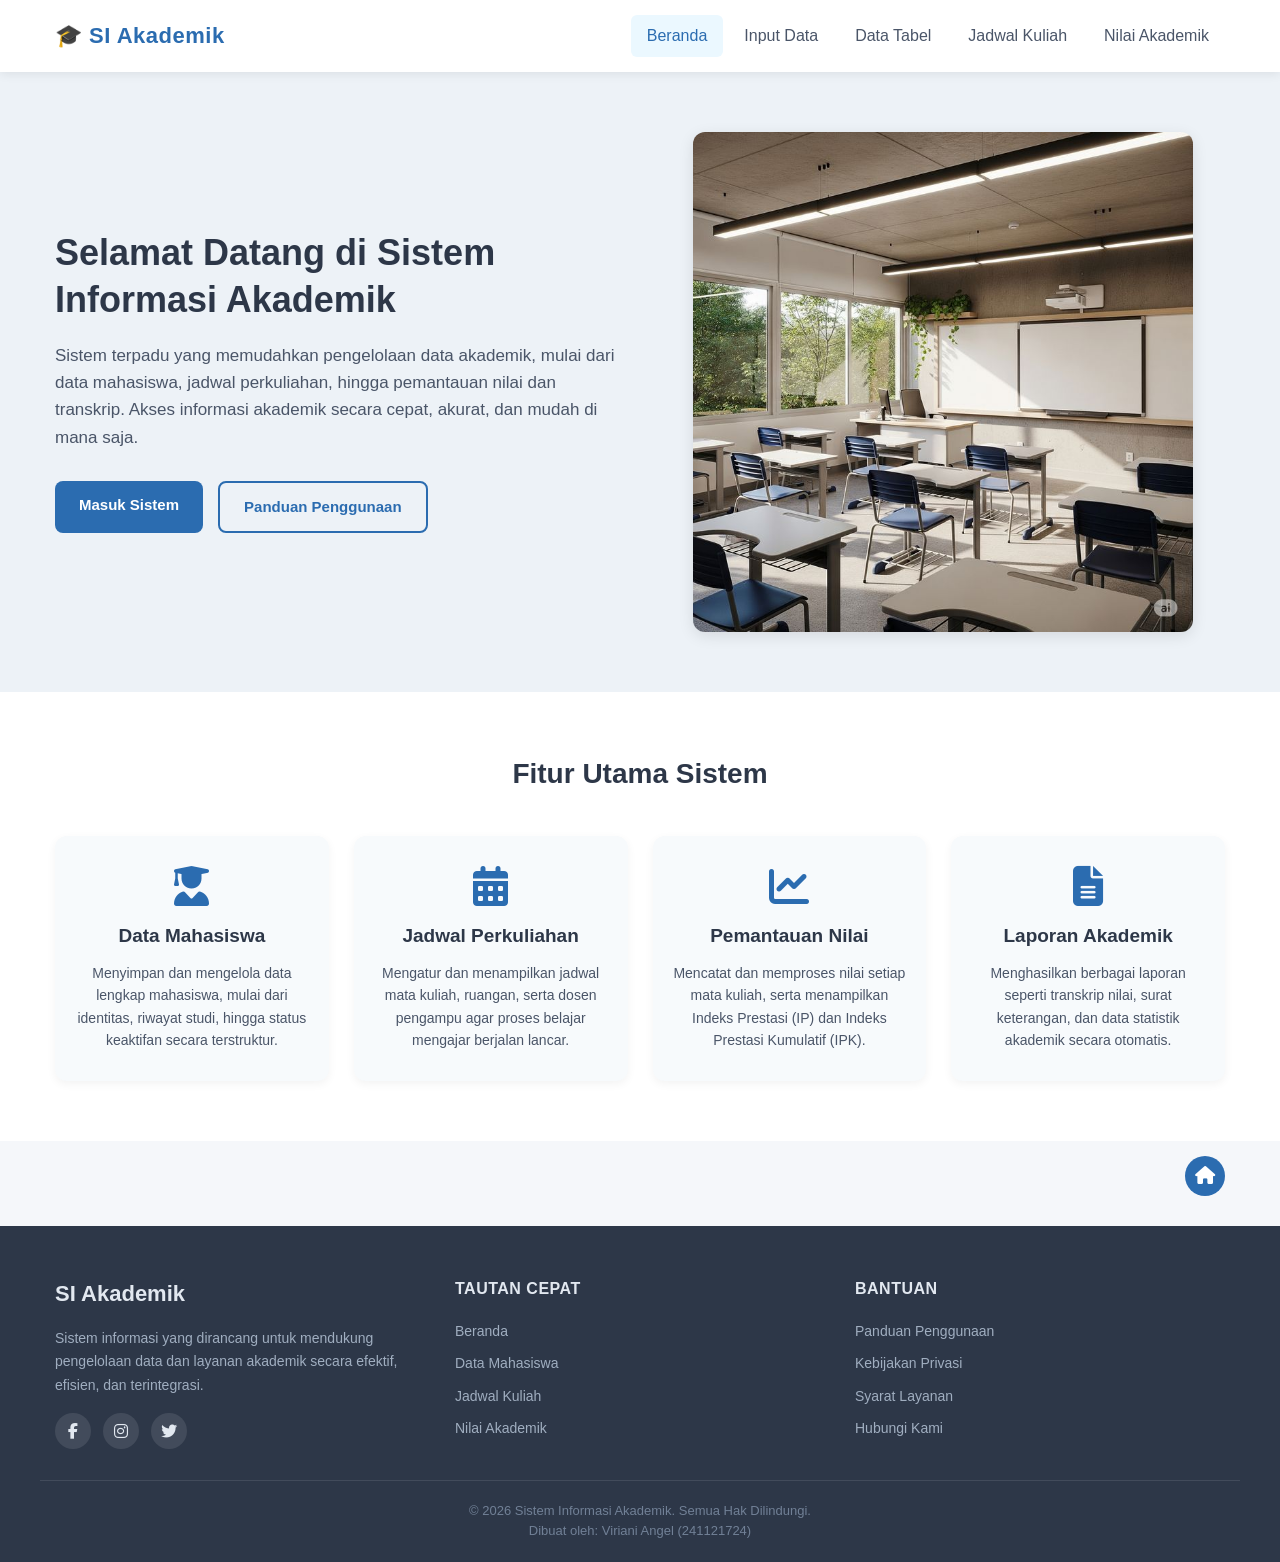
<file: index.html>
<!DOCTYPE html>
<html lang="id">
<head>
    <meta charset="UTF-8">
    <meta name="viewport" content="width=device-width, initial-scale=1.0">
    <title>Sistem Informasi Akademik</title>
    <link rel="stylesheet" href="style.css">
    <link rel="stylesheet" href="https://cdnjs.cloudflare.com/ajax/libs/font-awesome/6.4.0/css/all.min.css">
</head>
<body>
    <header class="header">
        <div class="container nav-wrapper">
            <div class="logo">🎓 SI Akademik</div>

            <input type="checkbox" id="cek-menu" hidden>
            <label for="cek-menu" class="menu-toggle">☰</label>

            <nav class="navbar">
                <a href="index.html" class="active">Beranda</a>
                <a href="input.html">Input Data</a>
                <a href="data.html">Data Tabel</a>
                <a href="#">Jadwal Kuliah</a>
                <a href="#">Nilai Akademik</a>
            </nav>
        </div>
    </header>

    <main>
        <section class="hero-section">
            <div class="container hero-content">
                <div class="hero-text">
                    <h1>Selamat Datang di Sistem Informasi Akademik</h1>
                    <p>Sistem terpadu yang memudahkan pengelolaan data akademik, mulai dari data mahasiswa, jadwal perkuliahan, hingga pemantauan nilai dan transkrip. Akses informasi akademik secara cepat, akurat, dan mudah di mana saja.</p>
                    <div class="hero-buttons">
                        <a href="#" class="btn primary-btn">Masuk Sistem</a>
                        <a href="#" class="btn secondary-btn">Panduan Penggunaan</a>
                    </div>
                </div>
                <div class="hero-image">
                    <img src="suasana kampus.jpeg" alt="Suasana Kampus">
                </div>
            </div>
        </section>
        
        <section class="features-section">
            <div class="container">
                <h2 class="section-title">Fitur Utama Sistem</h2>
                <div class="features-grid">
                    <div class="feature-card">
                        <i class="fas fa-user-graduate feature-icon"></i>
                        <h3>Data Mahasiswa</h3>
                        <p>Menyimpan dan mengelola data lengkap mahasiswa, mulai dari identitas, riwayat studi, hingga status keaktifan secara terstruktur.</p>
                    </div>
                    <div class="feature-card">
                        <i class="fas fa-calendar-alt feature-icon"></i>
                        <h3>Jadwal Perkuliahan</h3>
                        <p>Mengatur dan menampilkan jadwal mata kuliah, ruangan, serta dosen pengampu agar proses belajar mengajar berjalan lancar.</p>
                    </div>
                    <div class="feature-card">
                        <i class="fas fa-chart-line feature-icon"></i>
                        <h3>Pemantauan Nilai</h3>
                        <p>Mencatat dan memproses nilai setiap mata kuliah, serta menampilkan Indeks Prestasi (IP) dan Indeks Prestasi Kumulatif (IPK).</p>
                    </div>
                    <div class="feature-card">
                        <i class="fas fa-file-alt feature-icon"></i>
                        <h3>Laporan Akademik</h3>
                        <p>Menghasilkan berbagai laporan seperti transkrip nilai, surat keterangan, dan data statistik akademik secara otomatis.</p>
                    </div>
                </div>
            </div>
        </section>

        <div class="container">
            <a href="index.html" class="home-icon"><i class="fas fa-home"></i></a>
        </div>
    </main>

    <footer class="footer">
        <div class="container grid-footer">
            <div class="footer-about">
                <h3>SI Akademik</h3>
                <p>Sistem informasi yang dirancang untuk mendukung pengelolaan data dan layanan akademik secara efektif, efisien, dan terintegrasi.</p>
                <div class="social-links">
                    <a href="#"><i class="fab fa-facebook-f"></i></a>
                    <a href="#"><i class="fab fa-instagram"></i></a>
                    <a href="#"><i class="fab fa-twitter"></i></a>
                </div>
            </div>

            <div class="footer-links">
                <h4>Tautan Cepat</h4>
                <a href="#">Beranda</a>
                <a href="#">Data Mahasiswa</a>
                <a href="#">Jadwal Kuliah</a>
                <a href="#">Nilai Akademik</a>
            </div>

            <div class="footer-links">
                <h4>Bantuan</h4>
                <a href="#">Panduan Penggunaan</a>
                <a href="#">Kebijakan Privasi</a>
                <a href="#">Syarat Layanan</a>
                <a href="#">Hubungi Kami</a>
            </div>
        </div>

        <div class="copyright container">
            <p>&copy; 2026 Sistem Informasi Akademik. Semua Hak Dilindungi.</p>
            <p>Dibuat oleh: Viriani Angel (241121724)</p>
        </div>
    </footer>

</body>
</html>
</file>
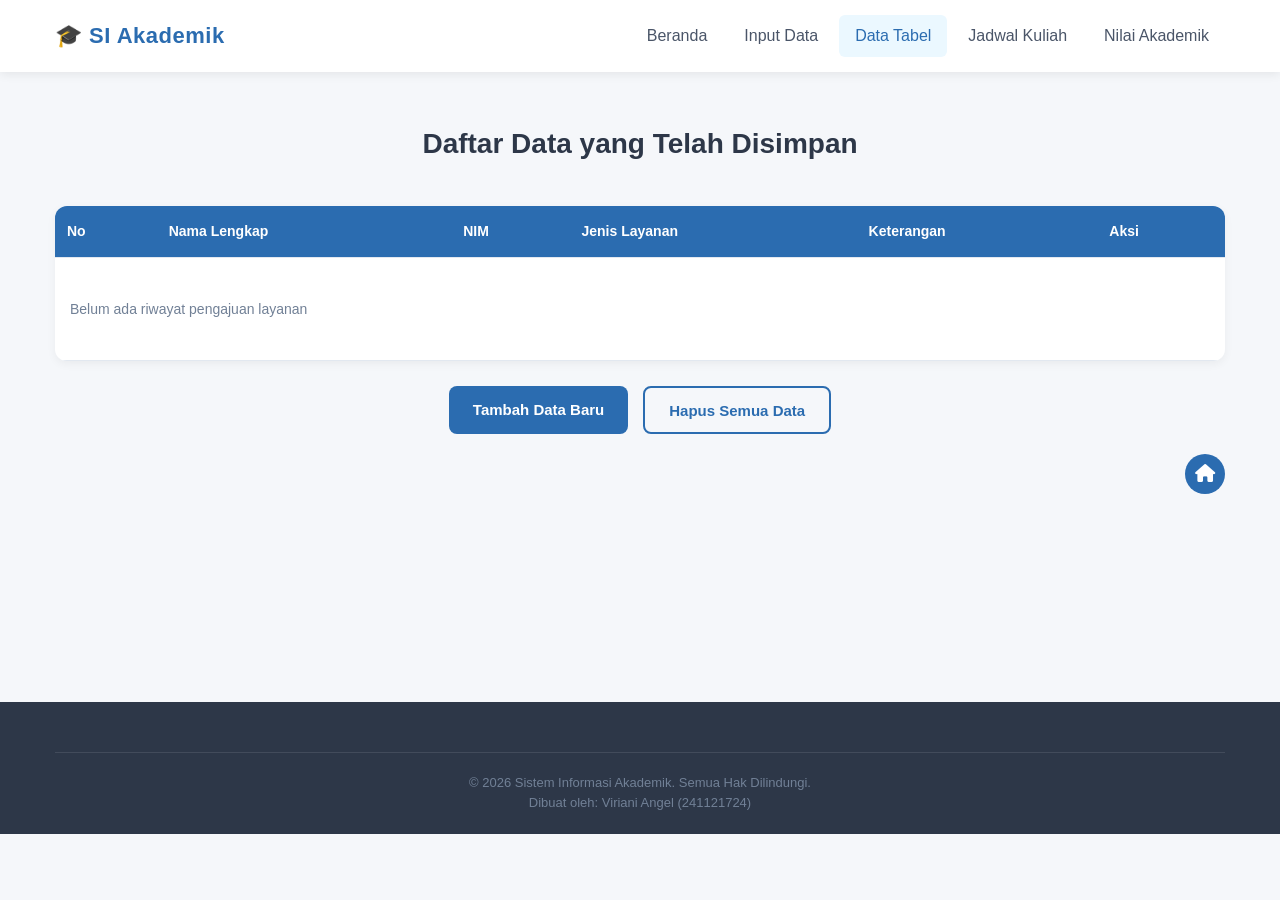
<file: data.html>
<!DOCTYPE html>
<html lang="id">
<head>
    <meta charset="UTF-8">
    <meta name="viewport" content="width=device-width, initial-scale=1.0">
    <title>Data Tabel | SI Akademik</title>
    <link rel="stylesheet" href="style.css">
    <link rel="stylesheet" href="https://cdnjs.cloudflare.com/ajax/libs/font-awesome/6.4.0/css/all.min.css">
</head>
<body>
    <header class="header">
        <div class="container nav-wrapper">
            <div class="logo">🎓 SI Akademik</div>

            <input type="checkbox" id="cek-menu" hidden>
            <label for="cek-menu" class="menu-toggle">☰</label>

            <nav class="navbar">
                <a href="index.html">Beranda</a>
                <a href="input.html">Input Data</a>
                <a href="data.html" class="active">Data Tabel</a>
                <a href="#">Jadwal Kuliah</a>
                <a href="#">Nilai Akademik</a>
            </nav>
        </div>
    </header>

    <main class="page-content">
        <div class="container">
            <h2 class="section-title">Daftar Data yang Telah Disimpan</h2>

            <div class="table-wrapper">
                <table class="data-table">
                    <thead>
                        <tr>
                            <th>No</th>
                            <th>Nama Lengkap</th>
                            <th>NIM</th>
                            <th>Jenis Layanan</th>
                            <th>Keterangan</th>
                            <th>Aksi</th>
                        </tr>
                    </thead>
                    <tbody id="tabelData">
                        <!-- Data akan dimuat otomatis lewat JavaScript -->
                        <tr>
                            <td colspan="6" class="pesan-kosong">Belum ada data yang dimasukkan</td>
                        </tr>
                    </tbody>
                </table>
            </div>

            <div class="tombol-bawah">
                <a href="input.html" class="btn primary-btn">Tambah Data Baru</a>
                <button id="hapusSemua" class="btn secondary-btn">Hapus Semua Data</button>
            </div>

            <a href="index.html" class="home-icon"><i class="fas fa-home"></i></a>
        </div>
    </main>

    <footer class="footer">
        <div class="container">
            <div class="copyright">
                <p>&copy; 2026 Sistem Informasi Akademik. Semua Hak Dilindungi.</p>
                <p>Dibuat oleh: Viriani Angel (241121724)</p>
            </div>
        </div>
    </footer>

    <script src="script.js"></script>
</body>
</html>
</file>
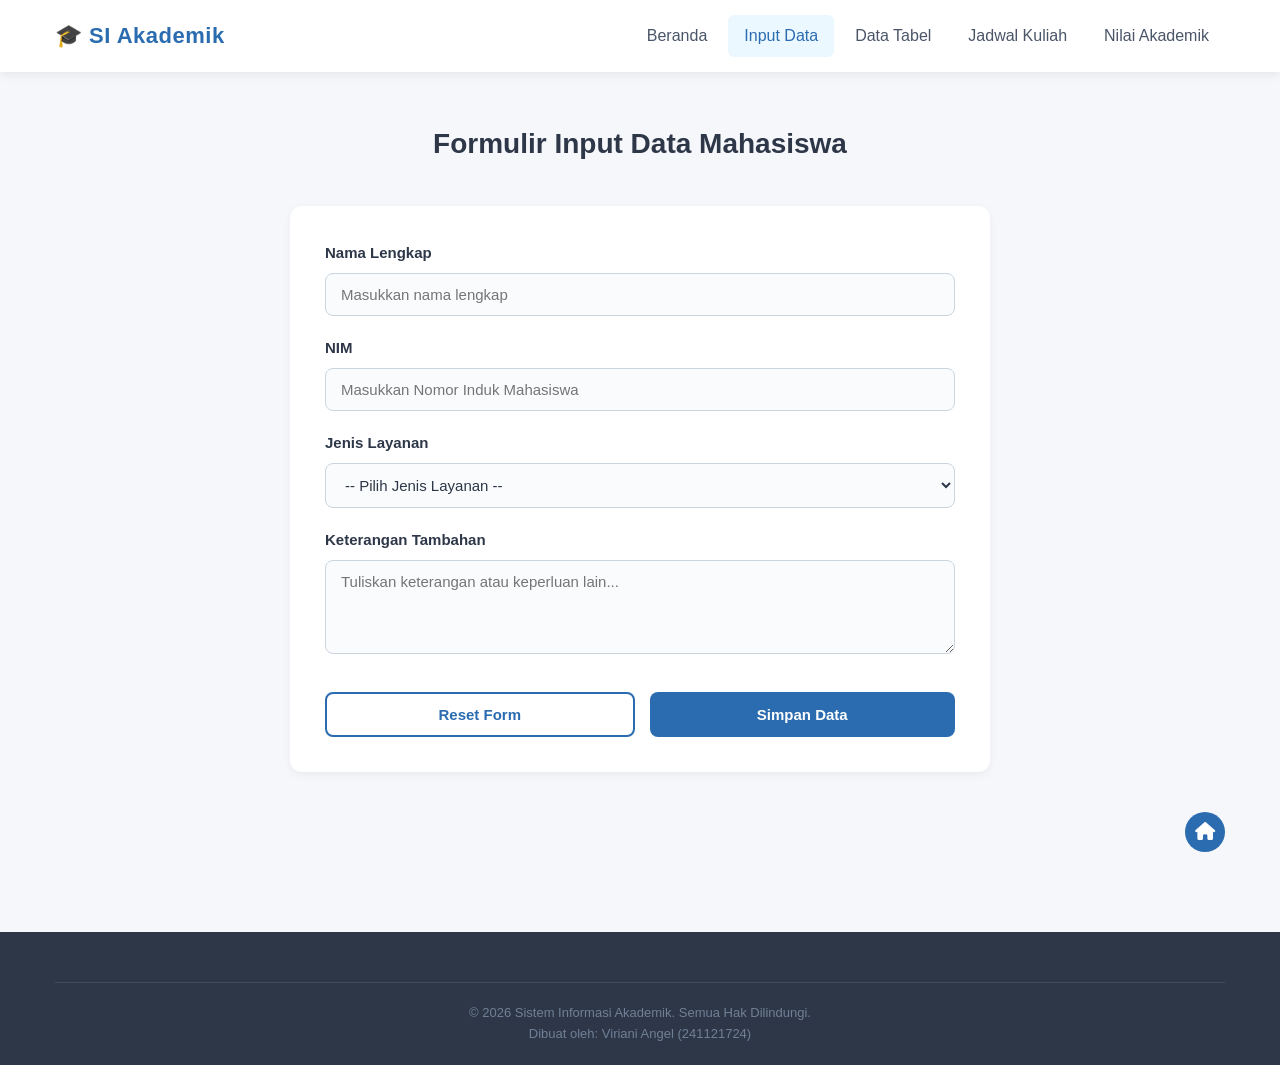
<file: input.html>
<!DOCTYPE html>
<html lang="id">
<head>
    <meta charset="UTF-8">
    <meta name="viewport" content="width=device-width, initial-scale=1.0">
    <title>Input Data | SI Akademik</title>
    <link rel="stylesheet" href="style.css">
    <link rel="stylesheet" href="https://cdnjs.cloudflare.com/ajax/libs/font-awesome/6.4.0/css/all.min.css">
</head>
<body>
    <header class="header">
        <div class="container nav-wrapper">
            <div class="logo">🎓 SI Akademik</div>

            <input type="checkbox" id="cek-menu" hidden>
            <label for="cek-menu" class="menu-toggle">☰</label>

            <nav class="navbar">
                <a href="index.html">Beranda</a>
                <a href="input.html" class="active">Input Data</a>
                <a href="data.html">Data Tabel</a>
                <a href="#">Jadwal Kuliah</a>
                <a href="#">Nilai Akademik</a>
            </nav>
        </div>
    </header>

    <main class="page-content">
        <div class="container">
            <h2 class="section-title">Formulir Input Data Mahasiswa</h2>

            <form id="formInput" class="input-form">
                <div class="form-group">
                    <label for="nama">Nama Lengkap</label>
                    <input type="text" id="nama" placeholder="Masukkan nama lengkap" required>
                </div>

                <div class="form-group">
                    <label for="nim">NIM</label>
                    <input type="text" id="nim" placeholder="Masukkan Nomor Induk Mahasiswa" required>
                </div>

                <div class="form-group">
                    <label for="layanan">Jenis Layanan</label>
                    <select id="layanan" required>
                        <option value="">-- Pilih Jenis Layanan --</option>
                        <option value="Pendaftaran">Pendaftaran & Administrasi</option>
                        <option value="Konsultasi">Konsultasi Akademik</option>
                        <option value="Transkrip">Permohonan Transkrip/Nilai</option>
                        <option value="Beasiswa">Pengajuan Beasiswa</option>
                        <option value="Lainnya">Lainnya</option>
                    </select>
                </div>

                <div class="form-group">
                    <label for="keterangan">Keterangan Tambahan</label>
                    <textarea id="keterangan" rows="4" placeholder="Tuliskan keterangan atau keperluan lain..."></textarea>
                </div>

                <div class="form-actions">
                    <button type="reset" class="btn secondary-btn">Reset Form</button>
                    <button type="submit" class="btn primary-btn">Simpan Data</button>
                </div>
            </form>

            <a href="index.html" class="home-icon"><i class="fas fa-home"></i></a>
        </div>
    </main>

    <footer class="footer">
        <div class="container">
            <div class="copyright">
                <p>&copy; 2026 Sistem Informasi Akademik. Semua Hak Dilindungi.</p>
                <p>Dibuat oleh: Viriani Angel (241121724)</p>
            </div>
        </div>
    </footer>

    <script src="script.js"></script>
</body>
</html>
</file>
<file: style.css>
/* ==============================================
            DASAR & STRUKTUR UTAMA
============================================== */
* {
    margin: 0;
    padding: 0;
    box-sizing: border-box;
    font-family: 'Segoe UI', Roboto, Oxygen, Ubuntu, Cantarell, sans-serif;
}

body {
    background-color: #f5f7fa;
    color: #2d3748;
    line-height: 1.6;
    /* ANIMASI SAAT HALAMAN DIMUAT / DIREFRESH */
    animation: fadeIn 0.6s ease;
    min-width: 100%;
    overflow-x: hidden; /* Mencegah layar bisa digeser ke samping */
}

.container {
    width: 100%;
    max-width: 1200px;
    margin: 0 auto;
    padding: 0 15px;
}

a {
    text-decoration: none;
    color: inherit;
}

img {
    max-width: 100%;
    height: auto;
    display: block;
}

ul {
    list-style: none;
}

/* DEFINISI ANIMASI MUNCUL */
@keyframes fadeIn {
    from {
        opacity: 0;
        transform: translateY(20px);
    }
    to {
        opacity: 1;
        transform: translateY(0);
    }
}

/* ==============================================
        HEADER & NAVIGASI
============================================== */
.header {
    background-color: #ffffff;
    box-shadow: 0 2px 10px rgba(0,0,0,0.08);
    padding: 15px 0;
    position: sticky;
    top: 0;
    z-index: 99;
    width: 100%;
}

.nav-wrapper {
    display: flex;
    justify-content: space-between;
    align-items: center;
    flex-wrap: wrap;
    gap: 15px;
    position: relative;
}

.logo {
    font-size: 22px;
    font-weight: 700;
    color: #2b6cb0;
    letter-spacing: 0.5px;
}

/* IKON GARIS TIGA (HANYA MUNCUL DI HP/TABLET) */
.menu-toggle {
    font-size: 28px;
    color: #2d3748;
    cursor: pointer;
    display: none;
}

/* MENU NAVIGASI */
.navbar {
    display: flex;
    gap: 5px;
    flex-wrap: wrap;
}

.navbar a {
    padding: 8px 16px;
    font-weight: 500;
    color: #4a5568;
    border-radius: 6px;
    transition: all 0.3s ease;
}

.navbar a:hover,
.navbar a.active {
    background-color: #ebf8ff;
    color: #2b6cb0;
}

/* ==============================================
        BAGIAN UTAMA / HERO
============================================== */
.hero-section {
    padding: 60px 0;
    background-color: #edf2f7;
    width: 100%;
}

.hero-content {
    display: grid;
    grid-template-columns: 1fr 1fr;
    gap: 40px;
    align-items: center;
}

.hero-text h1 {
    font-size: 36px;
    color: #2d3748;
    margin-bottom: 18px;
    line-height: 1.3;
}

.hero-text p {
    font-size: 17px;
    color: #4a5568;
    margin-bottom: 30px;
}

.hero-buttons {
    display: flex;
    gap: 15px;
    flex-wrap: wrap;
}

.btn {
    padding: 12px 24px;
    border-radius: 8px;
    font-weight: 600;
    border: none;
    cursor: pointer;
    transition: all 0.3s ease;
    font-size: 15px;
    display: inline-block;
    text-align: center;
}

.primary-btn {
    background-color: #2b6cb0;
    color: #ffffff;
}

.primary-btn:hover {
    background-color: #2c5282;
    transform: translateY(-2px);
    box-shadow: 0 4px 12px rgba(43, 108, 176, 0.2);
}

.secondary-btn {
    background-color: transparent;
    color: #2b6cb0;
    border: 2px solid #2b6cb0;
}

.secondary-btn:hover {
    background-color: #2b6cb0;
    color: #ffffff;
}

/* GAMBAR SELALU DI TENGAH */
.hero-image img {
    border-radius: 12px;
    box-shadow: 0 4px 15px rgba(0,0,0,0.1);
    margin-left: auto;
    margin-right: auto;
    width: 100%;
    max-width: 500px;
}

/* ==============================================
        BAGIAN FITUR
============================================== */
.features-section {
    padding: 60px 0;
    background-color: #ffffff;
    width: 100%;
}

.section-title {
    text-align: center;
    font-size: 28px;
    color: #2d3748;
    margin-bottom: 40px;
}

.features-grid {
    display: grid;
    grid-template-columns: repeat(4, 1fr);
    gap: 25px;
}

.feature-card {
    background-color: #f7fafc;
    padding: 30px 20px;
    border-radius: 12px;
    text-align: center;
    box-shadow: 0 3px 10px rgba(0,0,0,0.05);
    transition: all 0.3s ease;
    height: 100%;
}

.feature-card:hover {
    transform: translateY(-5px);
    box-shadow: 0 6px 18px rgba(0,0,0,0.1);
}

.feature-icon {
    font-size: 40px;
    color: #2b6cb0;
    margin-bottom: 15px;
}

.feature-card h3 {
    font-size: 19px;
    color: #2d3748;
    margin-bottom: 10px;
}

.feature-card p {
    font-size: 14px;
    color: #4a5568;
}

/* LOGO RUMAH DI POJOK KANAN */
.home-icon {
    display: inline-block;
    width: 40px;
    height: 40px;
    background-color: #2b6cb0;
    color: #ffffff;
    border-radius: 50%;
    text-align: center;
    line-height: 40px;
    font-size: 18px;
    margin: 15px 0 30px;
    transition: all 0.3s ease;
    margin-left: auto;
    display: block;
}

.home-icon:hover {
    background-color: #2c5282;
    transform: scale(1.1);
}

/* ==============================================
        FOOTER
============================================== */
.footer {
    background-color: #2d3748;
    color: #ffffff;
    padding: 50px 0 20px;
    width: 100%;
}

.grid-footer {
    display: grid;
    grid-template-columns: repeat(auto-fit, minmax(220px, 1fr));
    gap: 30px;
    margin-bottom: 30px;
}

.footer-about h3 {
    font-size: 22px;
    margin-bottom: 15px;
    color: #e2e8f0;
}

.footer-about p {
    font-size: 14px;
    line-height: 1.7;
    margin-bottom: 15px;
    color: #a0aec0;
}

.social-links {
    display: flex;
    gap: 12px;
}

.social-links a {
    width: 36px;
    height: 36px;
    border-radius: 50%;
    background-color: rgba(255,255,255,0.1);
    display: flex;
    align-items: center;
    justify-content: center;
    color: #e2e8f0;
    transition: all 0.3s ease;
}

.social-links a:hover {
    background-color: #2b6cb0;
    color: #ffffff;
}

.footer-links h4 {
    font-size: 16px;
    margin-bottom: 18px;
    color: #e2e8f0;
    text-transform: uppercase;
    letter-spacing: 0.5px;
}

.footer-links a {
    display: block;
    color: #a0aec0;
    margin-bottom: 10px;
    font-size: 14px;
    transition: all 0.3s ease;
}

.footer-links a:hover {
    color: #2b6cb0;
    padding-left: 5px;
}

.copyright {
    text-align: center;
    padding-top: 20px;
    border-top: 1px solid rgba(255,255,255,0.1);
    font-size: 13px;
    color: #718096;
}

/* ==============================================
        TAMPILAN RESPONSIF (PERBAIKAN LENGKAP)
============================================== */

/* Untuk Tablet (lebar maksimal 991px) */
@media (max-width: 991px) {
    .menu-toggle {
        display: block;
        order: 3;
    }

    .navbar {
        position: absolute;
        top: 100%;
        right: 0;
        width: 250px;
        background-color: #ffffff;
        box-shadow: -2px 4px 8px rgba(0,0,0,0.1);
        border-radius: 0 0 0 10px;
        padding: 20px;
        display: none;
        flex-direction: column;
        gap: 12px;
        z-index: 100;
    }

    #cek-menu:checked ~ .navbar {
        display: flex;
    }

    .navbar a {
        padding: 12px;
        font-size: 15px;
        width: 100%;
    }

    /* Tata letak bagian utama menjadi kolom */
    .hero-content {
        grid-template-columns: 1fr;
        gap: 25px;
        text-align: center;
    }

    /* Gambar pindah ke atas */
    .hero-image {
        order: -1;
    }

    /* Tombol di tengah */
    .hero-buttons {
        justify-content: center;
    }

    /* Fitur jadi 2 kolom */
    .features-grid {
        grid-template-columns: repeat(2, 1fr);
    }
}

/* Untuk HP (lebar maksimal 768px) */
@media (max-width: 768px) {
    .logo {
        font-size: 19px;
    }

    .hero-text h1 {
        font-size: 26px;
    }

    .hero-text p {
        font-size: 15px;
    }

    /* Tombol memanjang penuh di HP */
    .hero-buttons {
        flex-direction: column;
        align-items: center;
        width: 100%;
    }

    .hero-buttons .btn {
        width: 100%;
        max-width: 250px;
    }

    /* Fitur jadi 1 kolom */
    .features-grid {
        grid-template-columns: 1fr;
    }

    .section-title {
        font-size: 24px;
    }
}

/* Untuk HP Kecil (lebar maksimal 480px) */
@media (max-width: 480px) {
    .container {
        padding: 0 10px;
    }

    .hero-text h1 {
        font-size: 22px;
    }

    .btn {
        font-size: 14px;
        padding: 10px 20px;
    }
}

/* ==============================================
        HALAMAN FORM & TABEL DATA
============================================== */
.page-content {
    padding: 50px 0;
    min-height: 70vh;
}

.input-form {
    background: #ffffff;
    padding: 35px;
    border-radius: 12px;
    box-shadow: 0 3px 10px rgba(0,0,0,0.05);
    max-width: 700px;
    margin: 0 auto 40px;
}

.form-group {
    margin-bottom: 20px;
}

.form-group label {
    display: block;
    font-weight: 600;
    color: #2d3748;
    margin-bottom: 8px;
    font-size: 15px;
}

.form-group input,
.form-group select,
.form-group textarea {
    width: 100%;
    padding: 12px 15px;
    border: 1px solid #cbd5e0;
    border-radius: 8px;
    font-size: 15px;
    color: #2d3748;
    background-color: #fafbfc;
    transition: border-color 0.3s ease;
}

.form-group input:focus,
.form-group select:focus,
.form-group textarea:focus {
    outline: none;
    border-color: #2b6cb0;
    background-color: #ffffff;
}

.form-actions {
    display: flex;
    gap: 15px;
    flex-wrap: wrap;
    margin-top: 30px;
}

.form-actions .btn {
    flex: 1;
    min-width: 140px;
}

/* TABEL DATA */
.table-wrapper {
    overflow-x: auto;
    border-radius: 12px;
    box-shadow: 0 3px 10px rgba(0,0,0,0.05);
    margin-bottom: 25px;
}

.data-table {
    width: 100%;
    border-collapse: collapse;
    background: #ffffff;
}

.data-table th,
.data-table td {
    padding: 14px 12px;
    text-align: left;
    border-bottom: 1px solid #e2e8f0;
    font-size: 14px;
}

.data-table th {
    background-color: #2b6cb0;
    color: #ffffff;
    font-weight: 600;
}

.data-table tbody tr:hover {
    background-color: #f7fafc;
}

.pesan-kosong {
    text-align: center;
    color: #718096;
    padding: 40px 15px !important;
}

.btn-hapus {
    padding: 6px 12px;
    background-color: #e53e3e;
    color: white;
    border: none;
    border-radius: 6px;
    font-size: 13px;
    cursor: pointer;
    transition: background-color 0.3s ease;
}

.btn-hapus:hover {
    background-color: #c53030;
}

.tombol-bawah {
    display: flex;
    gap: 15px;
    flex-wrap: wrap;
    justify-content: center;
    margin-bottom: 20px;
}

/* RESPONSIF FORM & TABEL */
@media (max-width: 768px) {
    .input-form {
        padding: 25px 20px;
    }

    .form-actions {
        flex-direction: column;
    }

    .data-table th,
    .data-table td {
        padding: 10px 8px;
        font-size: 13px;
    }
}

/* TOMBOL EDIT & HAPUS */
.btn-edit {
    padding: 6px 12px;
    background-color: #2f855a;
    color: white;
    border: none;
    border-radius: 6px;
    font-size: 13px;
    cursor: pointer;
    margin-right: 5px;
    transition: background-color 0.3s ease;
}
.btn-edit:hover {
    background-color: #276749;
}

.btn-hapus {
    padding: 6px 12px;
    background-color: #e53e3e;
    color: white;
    border: none;
    border-radius: 6px;
    font-size: 13px;
    cursor: pointer;
    transition: background-color 0.3s ease;
}
.btn-hapus:hover {
    background-color: #c53030;
}
</file>
